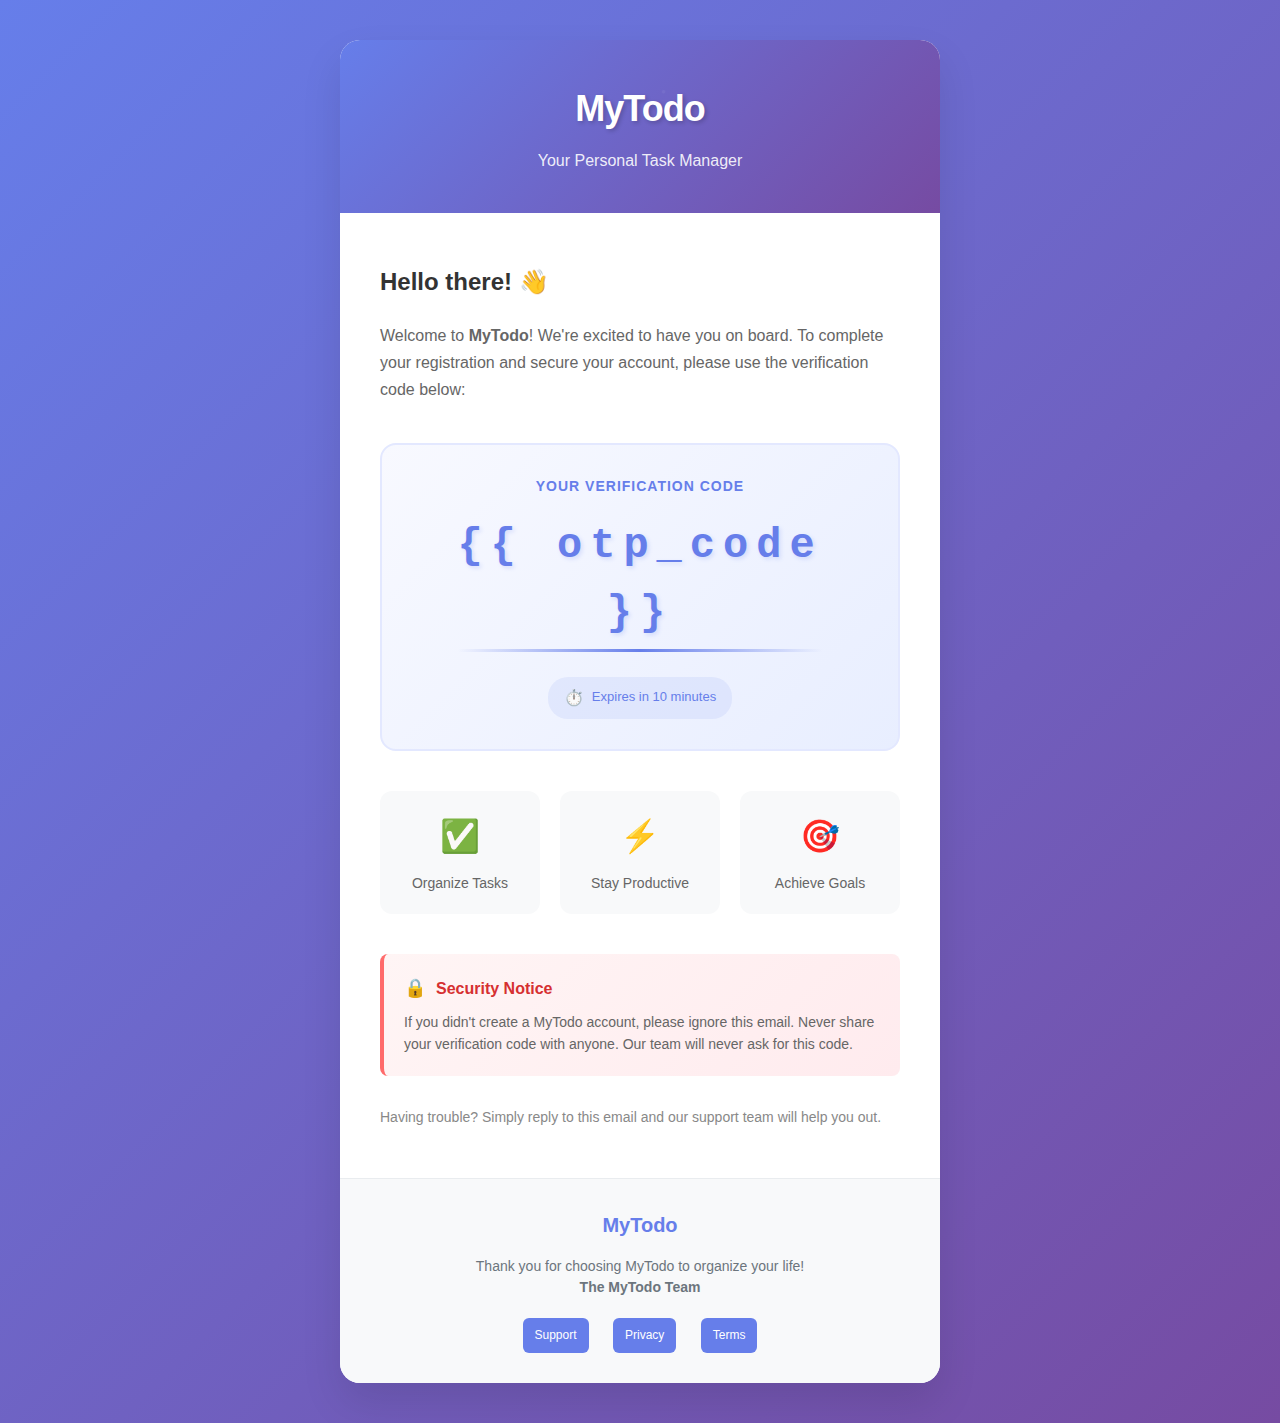
<file: templates/emails/otp_template.html>
<!DOCTYPE html>
<html lang="en">
<head>
    <meta charset="UTF-8">
    <meta name="viewport" content="width=device-width, initial-scale=1.0">
    <title>MyTodo Verification Code</title>
    <style>
        * {
            margin: 0;
            padding: 0;
            box-sizing: border-box;
        }
        
        body {
            font-family: 'Segoe UI', Tahoma, Geneva, Verdana, sans-serif;
            line-height: 1.6;
            color: #333;
            background: linear-gradient(135deg, #667eea 0%, #764ba2 100%);
            padding: 40px 20px;
            min-height: 100vh;
        }
        
        .email-container {
            max-width: 600px;
            margin: 0 auto;
            background: #ffffff;
            border-radius: 20px;
            overflow: hidden;
            box-shadow: 0 20px 40px rgba(0, 0, 0, 0.1);
            position: relative;
        }
        
        .header {
            background: linear-gradient(135deg, #667eea 0%, #764ba2 100%);
            padding: 40px 30px;
            text-align: center;
            position: relative;
            overflow: hidden;
        }
        
        .header::before {
            content: '';
            position: absolute;
            top: -50%;
            left: -50%;
            width: 200%;
            height: 200%;
            background: url('data:image/svg+xml,<svg xmlns="http://www.w3.org/2000/svg" viewBox="0 0 100 100"><defs><pattern id="grain" width="100" height="100" patternUnits="userSpaceOnUse"><circle cx="20" cy="20" r="1" fill="rgba(255,255,255,0.1)"/><circle cx="80" cy="40" r="0.5" fill="rgba(255,255,255,0.05)"/><circle cx="40" cy="80" r="1.5" fill="rgba(255,255,255,0.08)"/></pattern></defs><rect width="100" height="100" fill="url(%23grain)"/></svg>');
            animation: float 20s ease-in-out infinite;
        }
        
        @keyframes float {
            0%, 100% { transform: translateX(0) translateY(0); }
            50% { transform: translateX(-20px) translateY(-10px); }
        }
        
        .logo {
            position: relative;
            z-index: 2;
        }
        
        .logo h1 {
            color: #ffffff;
            font-size: 36px;
            font-weight: 700;
            margin-bottom: 10px;
            text-shadow: 2px 2px 4px rgba(0, 0, 0, 0.2);
            letter-spacing: -1px;
        }
        
        .logo p {
            color: rgba(255, 255, 255, 0.9);
            font-size: 16px;
            font-weight: 300;
        }
        
        .content {
            padding: 50px 40px;
            background: #ffffff;
            position: relative;
        }
        
        .greeting {
            font-size: 24px;
            font-weight: 600;
            color: #333;
            margin-bottom: 20px;
        }
        
        .message {
            font-size: 16px;
            color: #666;
            margin-bottom: 30px;
            line-height: 1.7;
        }
        
        .otp-container {
            background: linear-gradient(135deg, #f8f9ff 0%, #e8eeff 100%);
            border: 2px solid #e3e8ff;
            border-radius: 16px;
            padding: 30px;
            text-align: center;
            margin: 40px 0;
            position: relative;
            overflow: hidden;
        }
        
        .otp-container::before {
            content: '';
            position: absolute;
            top: -2px;
            left: -2px;
            right: -2px;
            bottom: -2px;
            background: linear-gradient(45deg, #667eea, #764ba2, #667eea);
            border-radius: 16px;
            z-index: -1;
            animation: borderGlow 3s ease-in-out infinite;
        }
        
        @keyframes borderGlow {
            0%, 100% { opacity: 0.5; }
            50% { opacity: 1; }
        }
        
        .otp-label {
            font-size: 14px;
            color: #667eea;
            font-weight: 600;
            text-transform: uppercase;
            letter-spacing: 1px;
            margin-bottom: 15px;
        }
        
        .otp-code {
            font-size: 42px;
            font-weight: 800;
            color: #667eea;
            letter-spacing: 8px;
            font-family: 'Courier New', monospace;
            text-shadow: 2px 2px 4px rgba(102, 126, 234, 0.2);
            margin: 15px 0;
            position: relative;
        }
        
        .otp-code::before {
            content: '';
            position: absolute;
            bottom: -5px;
            left: 50%;
            transform: translateX(-50%);
            width: 80%;
            height: 3px;
            background: linear-gradient(90deg, transparent, #667eea, transparent);
            border-radius: 2px;
        }
        
        .timer {
            display: inline-flex;
            align-items: center;
            background: rgba(102, 126, 234, 0.1);
            padding: 8px 16px;
            border-radius: 20px;
            font-size: 13px;
            color: #667eea;
            font-weight: 500;
            margin-top: 15px;
        }
        
        .timer::before {
            content: '⏱️';
            margin-right: 8px;
            font-size: 16px;
        }
        
        .security-note {
            background: linear-gradient(135deg, #fff5f5 0%, #ffebee 100%);
            border-left: 4px solid #ff6b6b;
            padding: 20px;
            border-radius: 8px;
            margin: 30px 0;
        }
        
        .security-note h4 {
            color: #d63031;
            font-size: 16px;
            margin-bottom: 8px;
            display: flex;
            align-items: center;
        }
        
        .security-note h4::before {
            content: '🔒';
            margin-right: 10px;
            font-size: 18px;
        }
        
        .security-note p {
            color: #666;
            font-size: 14px;
            margin: 0;
        }
        
        .features {
            display: grid;
            grid-template-columns: repeat(auto-fit, minmax(150px, 1fr));
            gap: 20px;
            margin: 40px 0;
        }
        
        .feature {
            text-align: center;
            padding: 20px;
            background: #f8f9fa;
            border-radius: 12px;
            transition: transform 0.3s ease;
        }
        
        .feature:hover {
            transform: translateY(-5px);
        }
        
        .feature-icon {
            font-size: 32px;
            margin-bottom: 10px;
        }
        
        .feature-text {
            font-size: 14px;
            color: #666;
            font-weight: 500;
        }
        
        .footer {
            background: #f8f9fa;
            padding: 30px 40px;
            text-align: center;
            border-top: 1px solid #e9ecef;
        }
        
        .footer-logo {
            color: #667eea;
            font-size: 20px;
            font-weight: 700;
            margin-bottom: 15px;
        }
        
        .footer-text {
            color: #6c757d;
            font-size: 14px;
            line-height: 1.5;
        }
        
        .social-links {
            margin-top: 20px;
        }
        
        .social-links a {
            display: inline-block;
            margin: 0 10px;
            padding: 8px 12px;
            background: #667eea;
            color: white;
            text-decoration: none;
            border-radius: 6px;
            font-size: 12px;
            transition: background 0.3s ease;
        }
        
        .social-links a:hover {
            background: #764ba2;
        }
        
        @media (max-width: 600px) {
            .email-container {
                margin: 20px;
                border-radius: 15px;
            }
            
            .header {
                padding: 30px 20px;
            }
            
            .content {
                padding: 30px 25px;
            }
            
            .otp-code {
                font-size: 36px;
                letter-spacing: 6px;
            }
            
            .features {
                grid-template-columns: 1fr;
            }
        }
    </style>
</head>
<body>
    <div class="email-container">
        <div class="header">
            <div class="logo">
                <h1>MyTodo</h1>
                <p>Your Personal Task Manager</p>
            </div>
        </div>
        
        <div class="content">
            <div class="greeting">Hello there! 👋</div>
            
            <p class="message">
                Welcome to <strong>MyTodo</strong>! We're excited to have you on board. 
                To complete your registration and secure your account, please use the verification code below:
            </p>
            
            <div class="otp-container">
                <div class="otp-label">Your Verification Code</div>
                <div class="otp-code">{{ otp_code }}</div>
                <div class="timer">Expires in 10 minutes</div>
            </div>
            
            <div class="features">
                <div class="feature">
                    <div class="feature-icon">✅</div>
                    <div class="feature-text">Organize Tasks</div>
                </div>
                <div class="feature">
                    <div class="feature-icon">⚡</div>
                    <div class="feature-text">Stay Productive</div>
                </div>
                <div class="feature">
                    <div class="feature-icon">🎯</div>
                    <div class="feature-text">Achieve Goals</div>
                </div>
            </div>
            
            <div class="security-note">
                <h4>Security Notice</h4>
                <p>
                    If you didn't create a MyTodo account, please ignore this email. 
                    Never share your verification code with anyone. Our team will never ask for this code.
                </p>
            </div>
            
            <p style="color: #888; font-size: 14px; margin-top: 30px;">
                Having trouble? Simply reply to this email and our support team will help you out.
            </p>
        </div>
        
        <div class="footer">
            <div class="footer-logo">MyTodo</div>
            <p class="footer-text">
                Thank you for choosing MyTodo to organize your life!<br>
                <strong>The MyTodo Team</strong>
            </p>
            <div class="social-links">
                <a href="#">Support</a>
                <a href="#">Privacy</a>
                <a href="#">Terms</a>
            </div>
        </div>
    </div>
</body>
</html>
</file>
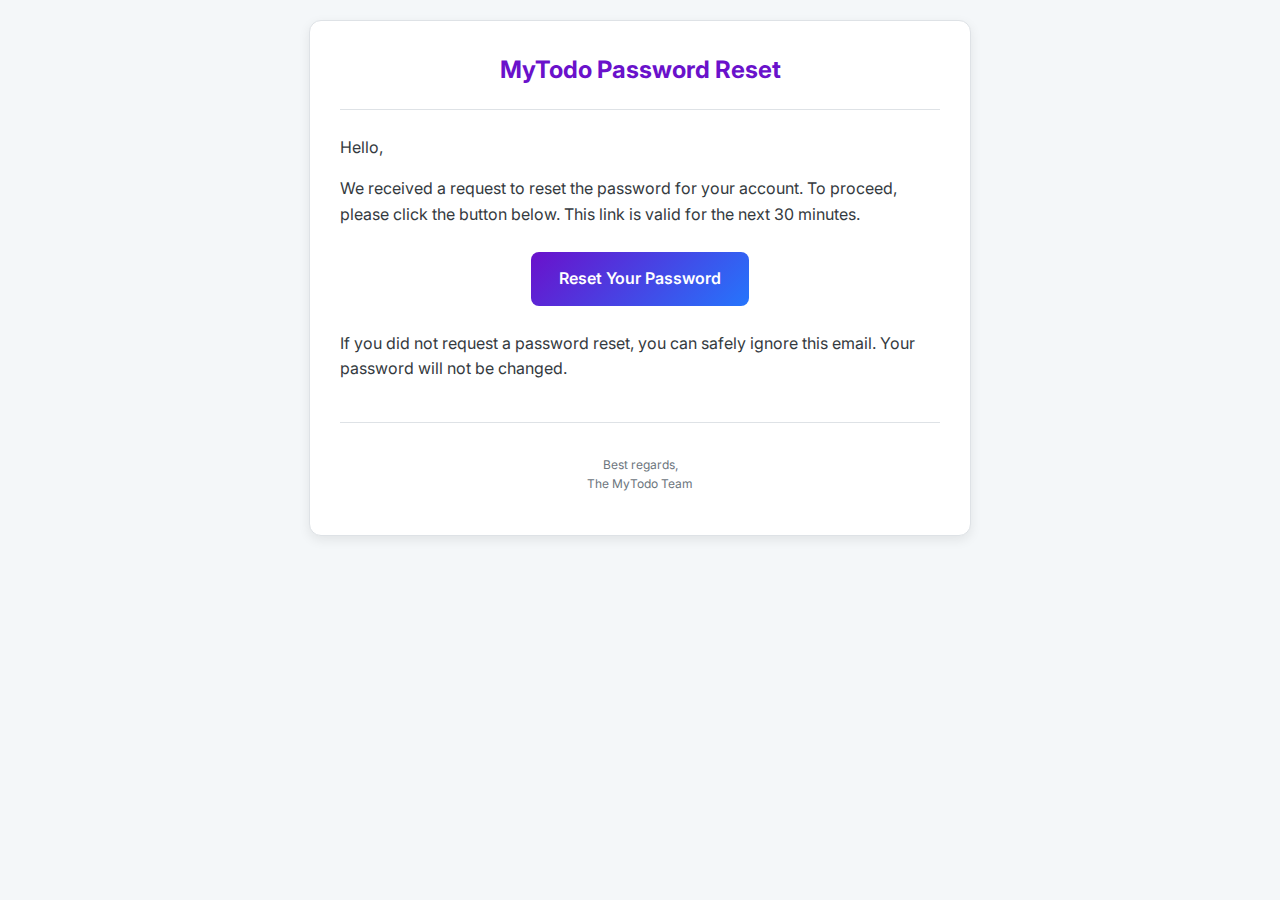
<file: templates/emails/reset_password_template.html>
<!DOCTYPE html>
<html>
<head>
    <meta name="viewport" content="width=device-width, initial-scale=1.0">
    <meta http-equiv="Content-Type" content="text/html; charset=UTF-8">
    <title>Password Reset</title>
    <style>
        @import url('https://fonts.googleapis.com/css2?family=Inter:wght@400;600;700&display=swap');

        body {
            font-family: 'Inter', Arial, sans-serif;
            line-height: 1.6;
            color: #343a40;
            background-color: #f4f7f9;
            margin: 0;
            padding: 0;
            width: 100% !important;
            -webkit-text-size-adjust: 100%;
        }
        .container {
            max-width: 600px;
            margin: 20px auto;
            padding: 30px;
            border: 1px solid #dee2e6;
            border-radius: 12px;
            background-color: #ffffff;
            box-shadow: 0 4px 12px rgba(0,0,0,0.08);
        }
        .header {
            text-align: center;
            padding-bottom: 20px;
            border-bottom: 1px solid #dee2e6;
        }
        .header h2 {
            color: #6a11cb;
            font-weight: 700;
            font-size: 24px;
            margin: 0;
        }
        .content {
            padding: 25px 0;
            font-size: 16px;
        }
        .content p {
            margin: 0 0 15px;
        }
        .button-container {
            text-align: center;
            margin: 25px 0;
        }
        .button {
            background: linear-gradient(135deg, #6a11cb 0%, #2575fc 100%);
            color: #ffffff;
            padding: 14px 28px;
            text-decoration: none;
            border-radius: 8px;
            font-weight: 600;
            display: inline-block;
            transition: all 0.3s ease;
        }
        .footer {
            padding-top: 20px;
            border-top: 1px solid #dee2e6;
            font-size: 12px;
            color: #6c757d;
            text-align: center;
        }
    </style>
</head>
<body>
    <div class="container">
        <div class="header">
            <h2>MyTodo Password Reset</h2>
        </div>
        <div class="content">
            <p>Hello,</p>
            <p>We received a request to reset the password for your account. To proceed, please click the button below. This link is valid for the next 30 minutes.</p>
            <div class="button-container">
                <a href="{{ reset_url }}" class="button">Reset Your Password</a>
            </div>
            <p>If you did not request a password reset, you can safely ignore this email. Your password will not be changed.</p>
        </div>
        <div class="footer">
            <p>Best regards,<br>The MyTodo Team</p>
        </div>
    </div>
</body>
</html>
</file>
